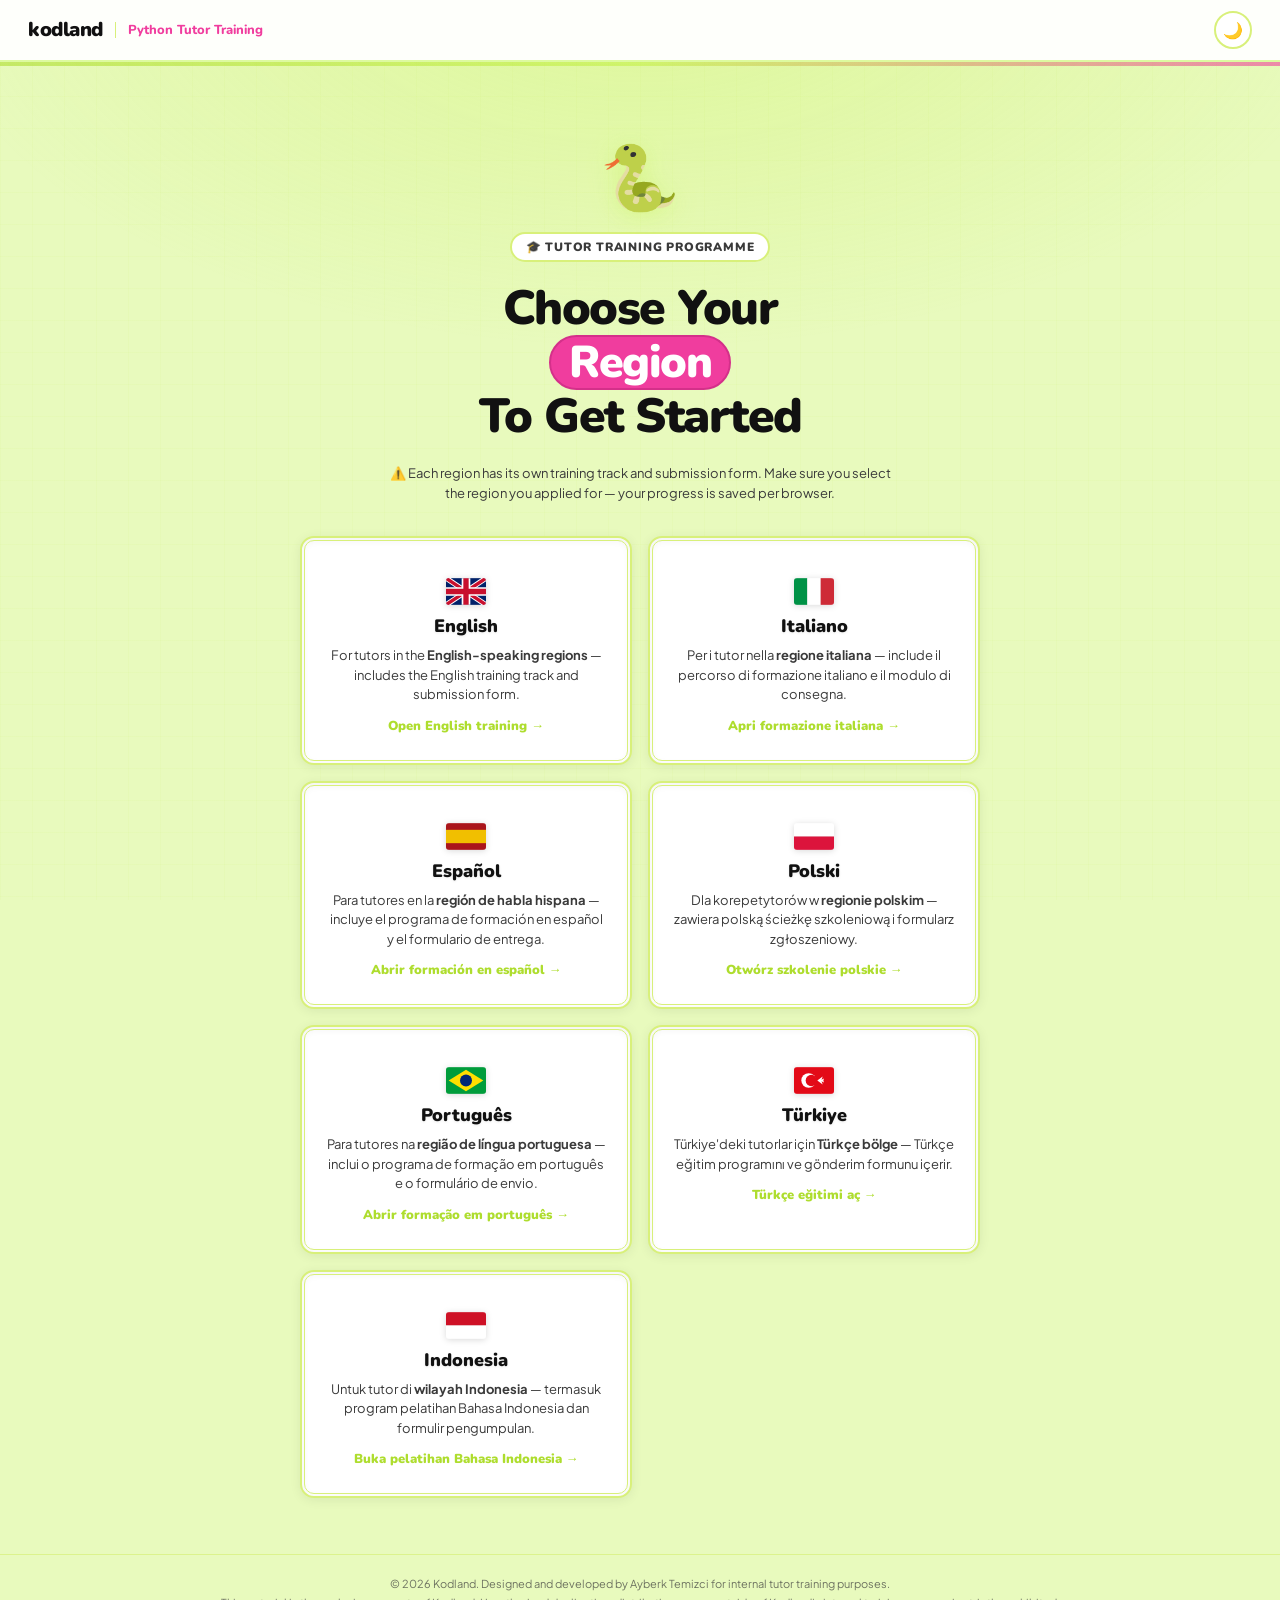
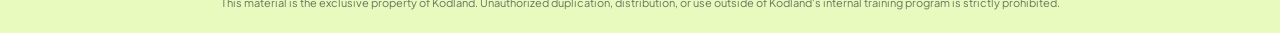
<file: index.html>
<!DOCTYPE html>
<html lang="en">
<head>
<meta charset="UTF-8">
<meta name="viewport" content="width=device-width, initial-scale=1.0">
<title>Python — Tutor Training | Kodland</title>
<link href="https://fonts.googleapis.com/css2?family=Nunito:wght@700;800;900&family=Plus+Jakarta+Sans:wght@400;500;600;700&display=swap" rel="stylesheet">
<style>
:root{
  /* Kodland Python palette — creeper lime + magenta accent */
  --lime:#C4F046;--lime-d:#AEDD2E;--lime-glow:rgba(196,240,70,.30);
  --pink:#F03D9E;--pink-d:#D4308A;
  --ink:#111111;--ink2:#3A3A3A;--muted:#7A7A8A;
  --bg:#E8FABD;--surface:#FFFFFF;--surface2:#F4FCD3;--border:#D8F07A;
  --text:var(--ink);--text2:var(--ink2);--text-muted:var(--muted);
  --nav-bg:rgba(255,255,255,0.94);--nav-b:#DDFAA0;
  --shadow:0 2px 12px rgba(0,0,0,.07);--shadow-h:0 8px 28px rgba(0,0,0,.14);
  --r:14px;--rsm:8px;--rpill:999px;
}
[data-theme="dark"]{
  --bg:#0E1210;--surface:#181F15;--surface2:#1E2A18;--border:#2A3D22;
  --text:#F0FAD8;--text2:#B8D89A;--text-muted:#6B8A5A;
  --nav-bg:rgba(14,18,16,0.95);--nav-b:#2A3D22;
  --shadow:0 2px 16px rgba(0,0,0,.5);--shadow-h:0 8px 28px rgba(0,0,0,.55);
  --lime:#C4F046;--lime-d:#AEDD2E;--lime-glow:rgba(196,240,70,.15);
}
*{box-sizing:border-box;margin:0;padding:0}
html{scroll-behavior:smooth}
body{
  background:var(--bg);color:var(--text);
  font-family:'Plus Jakarta Sans',sans-serif;
  min-height:100vh;overflow-x:hidden;
  transition:background .25s,color .25s;
  display:flex;flex-direction:column;
}

/* ── SUBTLE GRID TEXTURE ──────────────────────────────── */
body::before{
  content:'';position:fixed;inset:0;pointer-events:none;z-index:0;
  background-image:
    linear-gradient(rgba(196,240,70,.05) 1px,transparent 1px),
    linear-gradient(90deg,rgba(196,240,70,.05) 1px,transparent 1px);
  background-size:32px 32px;
}

/* ── NAV ──────────────────────────────────────────────── */
.nav{
  display:flex;align-items:center;justify-content:space-between;
  padding:0 28px;height:62px;
  background:var(--nav-bg);backdrop-filter:blur(14px);
  border-bottom:2px solid var(--nav-b);
  position:sticky;top:0;z-index:100;
  transition:background .25s,border-color .25s;
}
.logo{display:flex;align-items:center;gap:8px;text-decoration:none;flex-shrink:0}
.logo-mark{font-family:'Nunito',sans-serif;font-weight:900;font-size:20px;letter-spacing:-.5px;color:var(--ink);line-height:1}
[data-theme="dark"] .logo-mark{color:var(--lime)}
.logo-sub{font-family:'Nunito',sans-serif;font-weight:800;font-size:13px;color:var(--pink)}
[data-theme="dark"] .logo-sub{color:var(--lime)}
.logo-div{width:1px;height:16px;background:var(--border);margin:0 4px}
.tbtn{
  width:38px;height:38px;border-radius:var(--rpill);
  background:var(--surface);border:2px solid var(--border);
  display:flex;align-items:center;justify-content:center;
  font-size:16px;cursor:pointer;transition:all .15s;
}
.tbtn:hover{background:var(--lime);border-color:var(--lime-d)}

/* ── HERO ─────────────────────────────────────────────── */
.hero{
  padding:72px 40px 56px;text-align:center;
  position:relative;flex:1;
  display:flex;flex-direction:column;align-items:center;
}
.hero::before{
  content:'';position:absolute;inset:0;bottom:40%;
  background:radial-gradient(ellipse 80% 60% at 50% -10%,var(--lime-glow) 0%,transparent 70%);
  pointer-events:none;
}
.hero::after{
  content:'';position:absolute;top:0;left:0;right:0;height:4px;
  background:linear-gradient(90deg,var(--lime-d),var(--lime),var(--pink));
  opacity:.6;
}
.hero-inner{position:relative;max-width:680px;margin:0 auto;width:100%;}

.hero-icon{
  font-size:64px;display:block;margin-bottom:16px;
  filter:drop-shadow(0 4px 12px rgba(196,240,70,.35));
  animation:float 3s ease-in-out infinite;
}
@keyframes float{
  0%,100%{transform:translateY(0)}
  50%{transform:translateY(-8px)}
}

.eyebrow{
  display:inline-flex;align-items:center;gap:6px;
  background:var(--surface);border:2px solid var(--border);
  border-radius:var(--rpill);padding:5px 14px;
  font-family:'Nunito',sans-serif;font-size:12px;font-weight:900;
  color:var(--text2);margin-bottom:20px;
  text-transform:uppercase;letter-spacing:.8px;
}
.hero h1{
  font-family:'Nunito',sans-serif;
  font-size:clamp(28px,5vw,48px);
  font-weight:900;line-height:1.1;letter-spacing:-1.5px;
  color:var(--text);margin-bottom:16px;
}
.h-pill{
  display:inline-block;background:var(--pink);color:#fff;
  border-radius:var(--rpill);padding:1px 18px;margin:0 2px;
  font-size:.93em;border:2px solid var(--pink-d);
}
[data-theme="dark"] .h-pill{background:var(--lime);color:var(--ink);border-color:var(--lime-d)}

.hero-notice{
  font-size:13px;color:var(--text2);
  margin-top:20px;margin-bottom:0;
  line-height:1.6;max-width:520px;margin-left:auto;margin-right:auto;
}

/* ── REGION GRID ──────────────────────────────────────── */
.region-grid{
  display:grid;grid-template-columns:repeat(2,1fr);
  gap:16px;max-width:720px;margin:32px auto 0;width:100%;
}
.region-card{
  background:var(--surface);border:2px solid var(--border);
  border-radius:var(--r);padding:28px 24px;cursor:pointer;
  transition:transform .2s,box-shadow .2s,border-color .2s;
  box-shadow:var(--shadow),inset 0 2px 8px rgba(0,0,0,.06);
  text-decoration:none;display:flex;flex-direction:column;
  gap:8px;text-align:center;align-items:center;
  outline:1.5px solid var(--border);outline-offset:-5px;
  position:relative;overflow:hidden;
}
.region-card::after{
  content:'';position:absolute;bottom:0;left:0;right:0;height:4px;
  background:linear-gradient(90deg,var(--lime-d),var(--lime),var(--pink));
  opacity:0;transition:opacity .2s;
}
.region-card:hover::after{opacity:1}
.region-card:hover{
  transform:translateY(-3px);
  box-shadow:0 8px 28px rgba(0,0,0,.18),inset 0 2px 8px rgba(0,0,0,.06);
  border-color:var(--lime-d);
}
[data-theme="dark"] .region-card:hover{border-color:var(--lime)}

.region-flag{
  font-size:40px;line-height:1;
  filter:drop-shadow(0 1px 3px rgba(0,0,0,.15));
}
.region-name{
  font-family:'Nunito',sans-serif;font-size:18px;font-weight:900;
  color:var(--text);text-align:center;
  text-shadow:0 1px 3px rgba(0,0,0,.08);
}
.region-desc{
  font-size:13px;color:var(--text2);line-height:1.5;text-align:center;
  text-shadow:0 1px 2px rgba(0,0,0,.06);
}
[data-theme="dark"] .region-flag{filter:none}
[data-theme="dark"] .region-name,.region-desc{text-shadow:none}

.region-cta{
  font-family:'Nunito',sans-serif;font-size:13px;font-weight:900;
  color:var(--lime-d);display:flex;align-items:center;gap:4px;margin-top:4px;
}
[data-theme="dark"] .region-cta{color:var(--lime)}

/* ── MODAL ────────────────────────────────────────────── */
.modal-overlay{
  display:none;position:fixed;inset:0;
  background:rgba(0,0,0,.50);backdrop-filter:blur(4px);
  z-index:200;align-items:center;justify-content:center;
}
.modal-overlay.show{display:flex}
.modal{
  background:var(--surface);border:2px solid var(--border);
  border-radius:20px;padding:32px 28px;max-width:460px;
  width:90%;text-align:center;box-shadow:0 20px 60px rgba(0,0,0,.2);
}
.modal-icon{font-size:40px;margin-bottom:12px}
.modal h3{
  font-family:'Nunito',sans-serif;font-size:20px;font-weight:900;
  color:var(--text);margin-bottom:10px;
}
.modal p{font-size:14px;color:var(--text2);line-height:1.65;margin-bottom:24px}
.modal-btns{display:flex;gap:10px}
.modal-yes{
  flex:1;padding:13px;background:var(--pink);color:#fff;
  border:none;border-radius:var(--rpill);
  font-family:'Nunito',sans-serif;font-size:15px;font-weight:900;
  cursor:pointer;transition:all .15s;
}
.modal-yes:hover{background:var(--pink-d);transform:translateY(-1px)}
[data-theme="dark"] .modal-yes{background:var(--lime);color:var(--ink)}
[data-theme="dark"] .modal-yes:hover{background:var(--lime-d)}
.modal-no{
  flex:1;padding:13px;background:var(--surface2);color:var(--text2);
  border:2px solid var(--border);border-radius:var(--rpill);
  font-family:'Nunito',sans-serif;font-size:15px;font-weight:700;
  cursor:pointer;transition:all .15s;
}
.modal-no:hover{background:var(--border);color:var(--text)}

/* ── FOOTER ───────────────────────────────────────────── */
footer{
  text-align:center;padding:20px 24px;font-size:11px;
  color:var(--text2);border-top:1px solid var(--border);
  margin-top:auto;line-height:1.7;opacity:0.7;
}

@media(max-width:640px){
  .hero{padding-left:18px;padding-right:18px}
  .region-grid{grid-template-columns:1fr}
}
</style>
</head>
<body>

<!-- NAV -->
<nav class="nav">
  <a class="logo" href="#">
    <span class="logo-mark">kodland</span>
    <div class="logo-div"></div>
    <span class="logo-sub">Python Tutor Training</span>
  </a>
  <button class="tbtn" id="theme-btn" title="Toggle dark mode" onclick="toggleTheme()">🌙</button>
</nav>

<!-- HERO -->
<section class="hero">
  <div class="hero-inner">
    <span class="hero-icon">🐍</span>
    <div class="eyebrow">🎓 Tutor Training Programme</div>
    <h1>Choose Your<br><span class="h-pill">Region</span><br>To Get Started</h1>

    <p class="hero-notice">⚠️ Each region has its own training track and submission form. Make sure you select the region you applied for — your progress is saved per browser.</p>

    <!-- REGION CARDS -->
    <div class="region-grid" style="margin-top:32px;">

      <a class="region-card" onclick="confirmNav('en.html')" href="#">
        <div class="region-flag">
          <svg xmlns="http://www.w3.org/2000/svg" viewBox="0 0 60 40" width="40" height="27" style="vertical-align:middle;border-radius:3px"><rect width="60" height="40" fill="#012169"/><path d="M0,0 L60,40 M60,0 L0,40" stroke="#fff" stroke-width="8"/><path d="M0,0 L60,40 M60,0 L0,40" stroke="#C8102E" stroke-width="5"/><path d="M30,0 V40 M0,20 H60" stroke="#fff" stroke-width="13"/><path d="M30,0 V40 M0,20 H60" stroke="#C8102E" stroke-width="8"/></svg>
        </div>
        <div class="region-name">English</div>
        <div class="region-desc">For tutors in the <strong>English-speaking regions</strong> — includes the English training track and submission form.</div>
        <div class="region-cta">Open English training →</div>
      </a>

      <a class="region-card" onclick="confirmNav('it.html')" href="#">
        <div class="region-flag">
          <svg xmlns="http://www.w3.org/2000/svg" viewBox="0 0 60 40" width="40" height="27" style="vertical-align:middle;border-radius:3px"><rect width="20" height="40" fill="#009246"/><rect x="20" width="20" height="40" fill="#fff"/><rect x="40" width="20" height="40" fill="#CE2B37"/></svg>
        </div>
        <div class="region-name">Italiano</div>
        <div class="region-desc">Per i tutor nella <strong>regione italiana</strong> — include il percorso di formazione italiano e il modulo di consegna.</div>
        <div class="region-cta">Apri formazione italiana →</div>
      </a>

      <a class="region-card" onclick="confirmNav('es.html')" href="#">
        <div class="region-flag">
          <svg xmlns="http://www.w3.org/2000/svg" viewBox="0 0 60 40" width="40" height="27" style="vertical-align:middle;border-radius:3px"><rect width="60" height="40" fill="#AA151B"/><rect y="10" width="60" height="20" fill="#F1BF00"/></svg>
        </div>
        <div class="region-name">Español</div>
        <div class="region-desc">Para tutores en la <strong>región de habla hispana</strong> — incluye el programa de formación en español y el formulario de entrega.</div>
        <div class="region-cta">Abrir formación en español →</div>
      </a>

      <a class="region-card" onclick="confirmNav('pl.html')" href="#">
        <div class="region-flag">
          <svg xmlns="http://www.w3.org/2000/svg" viewBox="0 0 60 40" width="40" height="27" style="vertical-align:middle;border-radius:3px"><rect width="60" height="20" fill="#fff"/><rect y="20" width="60" height="20" fill="#DC143C"/></svg>
        </div>
        <div class="region-name">Polski</div>
        <div class="region-desc">Dla korepetytorów w <strong>regionie polskim</strong> — zawiera polską ścieżkę szkoleniową i formularz zgłoszeniowy.</div>
        <div class="region-cta">Otwórz szkolenie polskie →</div>
      </a>

      <a class="region-card" onclick="confirmNav('pt.html')" href="#">
        <div class="region-flag">
          <svg xmlns="http://www.w3.org/2000/svg" viewBox="0 0 60 40" width="40" height="27" style="vertical-align:middle;border-radius:3px"><rect width="60" height="40" fill="#009C3B"/><polygon points="30,4 56,20 30,36 4,20" fill="#FFDF00"/><circle cx="30" cy="20" r="9" fill="#002776"/></svg>
        </div>
        <div class="region-name">Português</div>
        <div class="region-desc">Para tutores na <strong>região de língua portuguesa</strong> — inclui o programa de formação em português e o formulário de envio.</div>
        <div class="region-cta">Abrir formação em português →</div>
      </a>

      <a class="region-card" onclick="confirmNav('tr.html')" href="#">
        <div class="region-flag">
          <svg xmlns="http://www.w3.org/2000/svg" viewBox="0 0 60 40" width="40" height="27" style="vertical-align:middle;border-radius:3px"><rect width="60" height="40" fill="#E30A17"/><circle cx="22" cy="20" r="11" fill="#fff"/><circle cx="26" cy="20" r="8.5" fill="#E30A17"/><polygon points="35,20 43,14 41,20 43,26" fill="#fff"/><polygon points="38.5,20 45,17 44,20 45,23" fill="#fff"/></svg>
        </div>
        <div class="region-name">Türkiye</div>
        <div class="region-desc">Türkiye'deki tutorlar için <strong>Türkçe bölge</strong> — Türkçe eğitim programını ve gönderim formunu içerir.</div>
        <div class="region-cta">Türkçe eğitimi aç →</div>
      </a>

      <a class="region-card" onclick="confirmNav('id.html')" href="#">
        <div class="region-flag">
          <svg xmlns="http://www.w3.org/2000/svg" viewBox="0 0 60 40" width="40" height="27" style="vertical-align:middle;border-radius:3px"><rect width="60" height="20" fill="#CE1126"/><rect y="20" width="60" height="20" fill="#fff"/></svg>
        </div>
        <div class="region-name">Indonesia</div>
        <div class="region-desc">Untuk tutor di <strong>wilayah Indonesia</strong> — termasuk program pelatihan Bahasa Indonesia dan formulir pengumpulan.</div>
        <div class="region-cta">Buka pelatihan Bahasa Indonesia →</div>
      </a>

    </div><!-- /region-grid -->
  </div><!-- /hero-inner -->
</section>

<!-- CONFIRMATION MODAL -->
<div class="modal-overlay" id="nav-modal">
  <div class="modal">
    <div class="modal-icon" id="modal-flag">🐍</div>
    <h3 id="modal-title">Open Training</h3>
    <p id="modal-body">This will open the training for your region. Make sure you applied for this region before proceeding.</p>
    <div class="modal-btns">
      <button class="modal-no" onclick="document.getElementById('nav-modal').classList.remove('show')">Cancel</button>
      <button class="modal-yes" id="modal-confirm-btn">Open →</button>
    </div>
  </div>
</div>

<footer>
  © 2026 Kodland. Designed and developed by Ayberk Temizci for internal tutor training purposes.<br>
  This material is the exclusive property of Kodland. Unauthorized duplication, distribution, or use outside of Kodland's internal training program is strictly prohibited.
</footer>

<script>
// ── Theme (shared key with the training pages) ───────────
const saved = localStorage.getItem('kl-theme');
if(saved) document.documentElement.setAttribute('data-theme', saved);
function toggleTheme(){
  const isDark = document.documentElement.getAttribute('data-theme') === 'dark';
  const next = isDark ? 'light' : 'dark';
  document.documentElement.setAttribute('data-theme', next);
  localStorage.setItem('kl-theme', next);
  document.getElementById('theme-btn').textContent = next === 'dark' ? '☀️' : '🌙';
}
if(saved === 'dark') document.getElementById('theme-btn').textContent = '☀️';

// ── Region navigation modal (per-region confirmation copy) ─
const regionData = {
  'en.html': { flag:'[GB]', title:'Open English Training',
    body:'This will open the English-region training track and its own submission form. Make sure you applied for the English region before proceeding.' },
  'it.html': { flag:'[IT]', title:'Apri Formazione Italiana',
    body:'Questo aprirà il percorso di formazione per la regione italiana con il proprio modulo di consegna. Assicurati di aver fatto domanda per la regione italiana prima di procedere.' },
  'es.html': { flag:'[ES]', title:'Abrir Formación en Español',
    body:'Esto abrirá la ruta de formación para la región de habla hispana con su propio formulario de entrega. Asegúrate de haber solicitado la región en español antes de continuar.' },
  'pl.html': { flag:'[PL]', title:'Otwórz Szkolenie Polskie',
    body:'To otworzy ścieżkę szkoleniową dla regionu polskiego z własnym formularzem zgłoszeniowym. Upewnij się, że złożyłeś aplikację do regionu polskiego przed kontynuowaniem.' },
  'pt.html': { flag:'[PT]', title:'Abrir Formação em Português',
    body:'Isso abrirá a trilha de formação para a região de língua portuguesa com seu próprio formulário de envio. Certifique-se de ter se inscrito para a região em português antes de prosseguir.' },
  'tr.html': { flag:'🇹🇷', title:'Türkçe Eğitimi Aç',
    body:'Bu, Türkiye bölgesi için kendi gönderim formuyla birlikte Türkçe eğitim rotasını açacaktır. Devam etmeden önce Türkiye bölgesine başvurduğunuzdan emin olun.' },
  'id.html': { flag:'🇮🇩', title:'Buka Pelatihan Indonesia',
    body:'Ini akan membuka jalur pelatihan untuk wilayah Indonesia dengan formulir pengumpulan tersendiri. Pastikan Anda telah mendaftar untuk wilayah Indonesia sebelum melanjutkan.' },
};

let pendingUrl = '';
function confirmNav(url){
  event.preventDefault();
  pendingUrl = url;
  const d = regionData[url] || { flag:'🐍', title:'Open Training', body:'Open this region\'s training?' };
  document.getElementById('modal-flag').textContent = d.flag;
  document.getElementById('modal-title').textContent = d.title;
  document.getElementById('modal-body').textContent = d.body;
  document.getElementById('modal-confirm-btn').onclick = () => window.location.href = pendingUrl;
  document.getElementById('nav-modal').classList.add('show');
}
document.addEventListener('click', function(e){
  const m = document.getElementById('nav-modal');
  if(m.classList.contains('show') && e.target === m) m.classList.remove('show');
});
</script>
</body>
</html>
</file>
